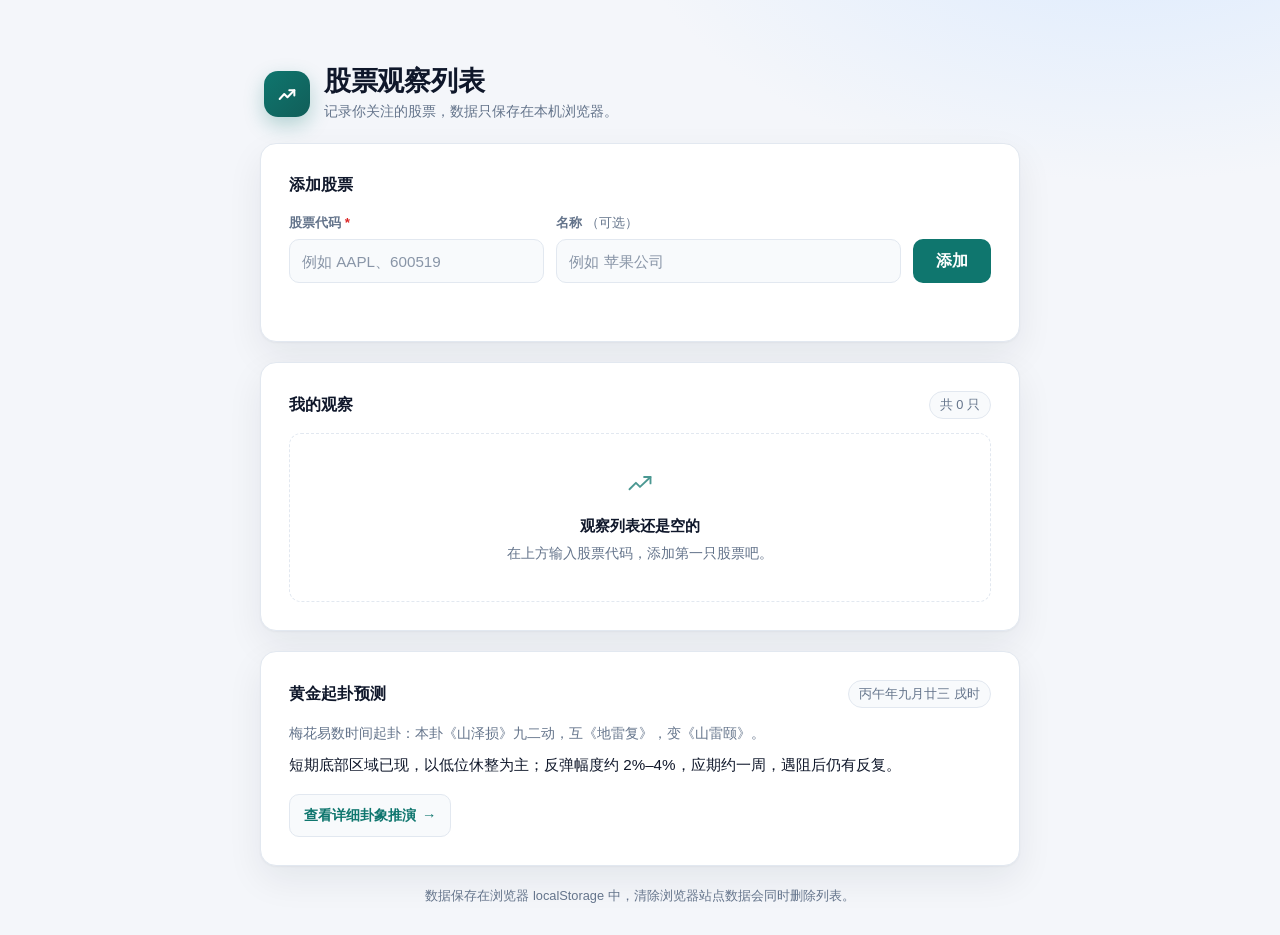
<file: index.html>
<!doctype html>
<html lang="zh-CN">
  <head>
    <meta charset="utf-8">
    <meta name="viewport" content="width=device-width, initial-scale=1">
    <meta name="description" content="一个简单的股票观察列表：添加、删除股票，数据只保存在本地浏览器。">
    <meta name="color-scheme" content="light dark">
    <title>股票观察列表</title>
    <link rel="icon" type="image/svg+xml" href="assets/favicon.svg">
    <link rel="stylesheet" href="assets/styles.css">
    <script src="assets/app.js" defer></script>
  </head>
  <body>
    <main class="app">
      <header class="app__header">
        <div class="brand">
          <span class="brand__icon" aria-hidden="true">
            <svg viewBox="0 0 24 24" width="22" height="22" fill="none" stroke="currentColor" stroke-width="2.2" stroke-linecap="round" stroke-linejoin="round">
              <path d="M4 17.5 9 12l3.5 3.5L20 8"></path>
              <path d="M14.5 8H20v5.5"></path>
            </svg>
          </span>
          <div class="brand__text">
            <h1>股票观察列表</h1>
            <p class="app__tagline">记录你关注的股票，数据只保存在本机浏览器。</p>
          </div>
        </div>
      </header>

      <p id="storage-warning" class="banner" role="alert" hidden>
        当前浏览器无法使用本地存储，列表在刷新后会丢失。
      </p>
      <noscript>
        <p class="banner">此页面需要启用 JavaScript 才能添加和管理股票。</p>
      </noscript>

      <section class="panel" aria-labelledby="add-title">
        <h2 id="add-title" class="panel__title">添加股票</h2>
        <form id="add-form" class="add-form" novalidate>
          <div class="field">
            <label for="stock-code">股票代码 <span class="req" aria-hidden="true">*</span></label>
            <input
              id="stock-code"
              name="code"
              type="text"
              placeholder="例如 AAPL、600519"
              autocomplete="off"
              autocapitalize="characters"
              spellcheck="false"
              maxlength="20"
              required
              aria-describedby="form-message"
            >
          </div>
          <div class="field">
            <label for="stock-name">名称 <span class="optional">（可选）</span></label>
            <input
              id="stock-name"
              name="name"
              type="text"
              placeholder="例如 苹果公司"
              autocomplete="off"
              maxlength="40"
              aria-describedby="form-message"
            >
          </div>
          <button type="submit" class="btn btn--primary">添加</button>
        </form>
        <p id="form-message" class="form-message" role="status" aria-live="polite"></p>
      </section>

      <section class="panel" aria-labelledby="list-title">
        <div class="list-header">
          <h2 id="list-title" class="panel__title">我的观察</h2>
          <span id="count" class="count">共 0 只</span>
        </div>

        <ul id="watchlist" class="watchlist" aria-labelledby="list-title"></ul>

        <div id="empty-state" class="empty-state">
          <svg class="empty-state__icon" viewBox="0 0 24 24" width="28" height="28" fill="none" stroke="currentColor" stroke-width="1.6" stroke-linecap="round" stroke-linejoin="round" aria-hidden="true">
            <path d="M3 16.5 8.5 11l3.5 3.5L21 6"></path>
            <path d="M15.5 6H21v5.5"></path>
          </svg>
          <p class="empty-state__title">观察列表还是空的</p>
          <p class="empty-state__hint">在上方输入股票代码，添加第一只股票吧。</p>
        </div>
      </section>

      <section class="panel forecast" aria-labelledby="forecast-title">
        <div class="list-header">
          <h2 id="forecast-title" class="panel__title">黄金起卦预测</h2>
          <span class="count">丙午年九月廿三 戌时</span>
        </div>
        <p class="forecast__lead">梅花易数时间起卦：本卦《山泽损》九二动，互《地雷复》，变《山雷颐》。</p>
        <p class="forecast__verdict">短期底部区域已现，以低位休整为主；反弹幅度约 2%–4%，应期约一周，遇阻后仍有反复。</p>
        <a class="link-arrow" href="divination.html">查看详细卦象推演 <span aria-hidden="true">→</span></a>
      </section>

      <footer class="app__footer">
        <p>数据保存在浏览器 localStorage 中，清除浏览器站点数据会同时删除列表。</p>
      </footer>
    </main>
  </body>
</html>
</file>
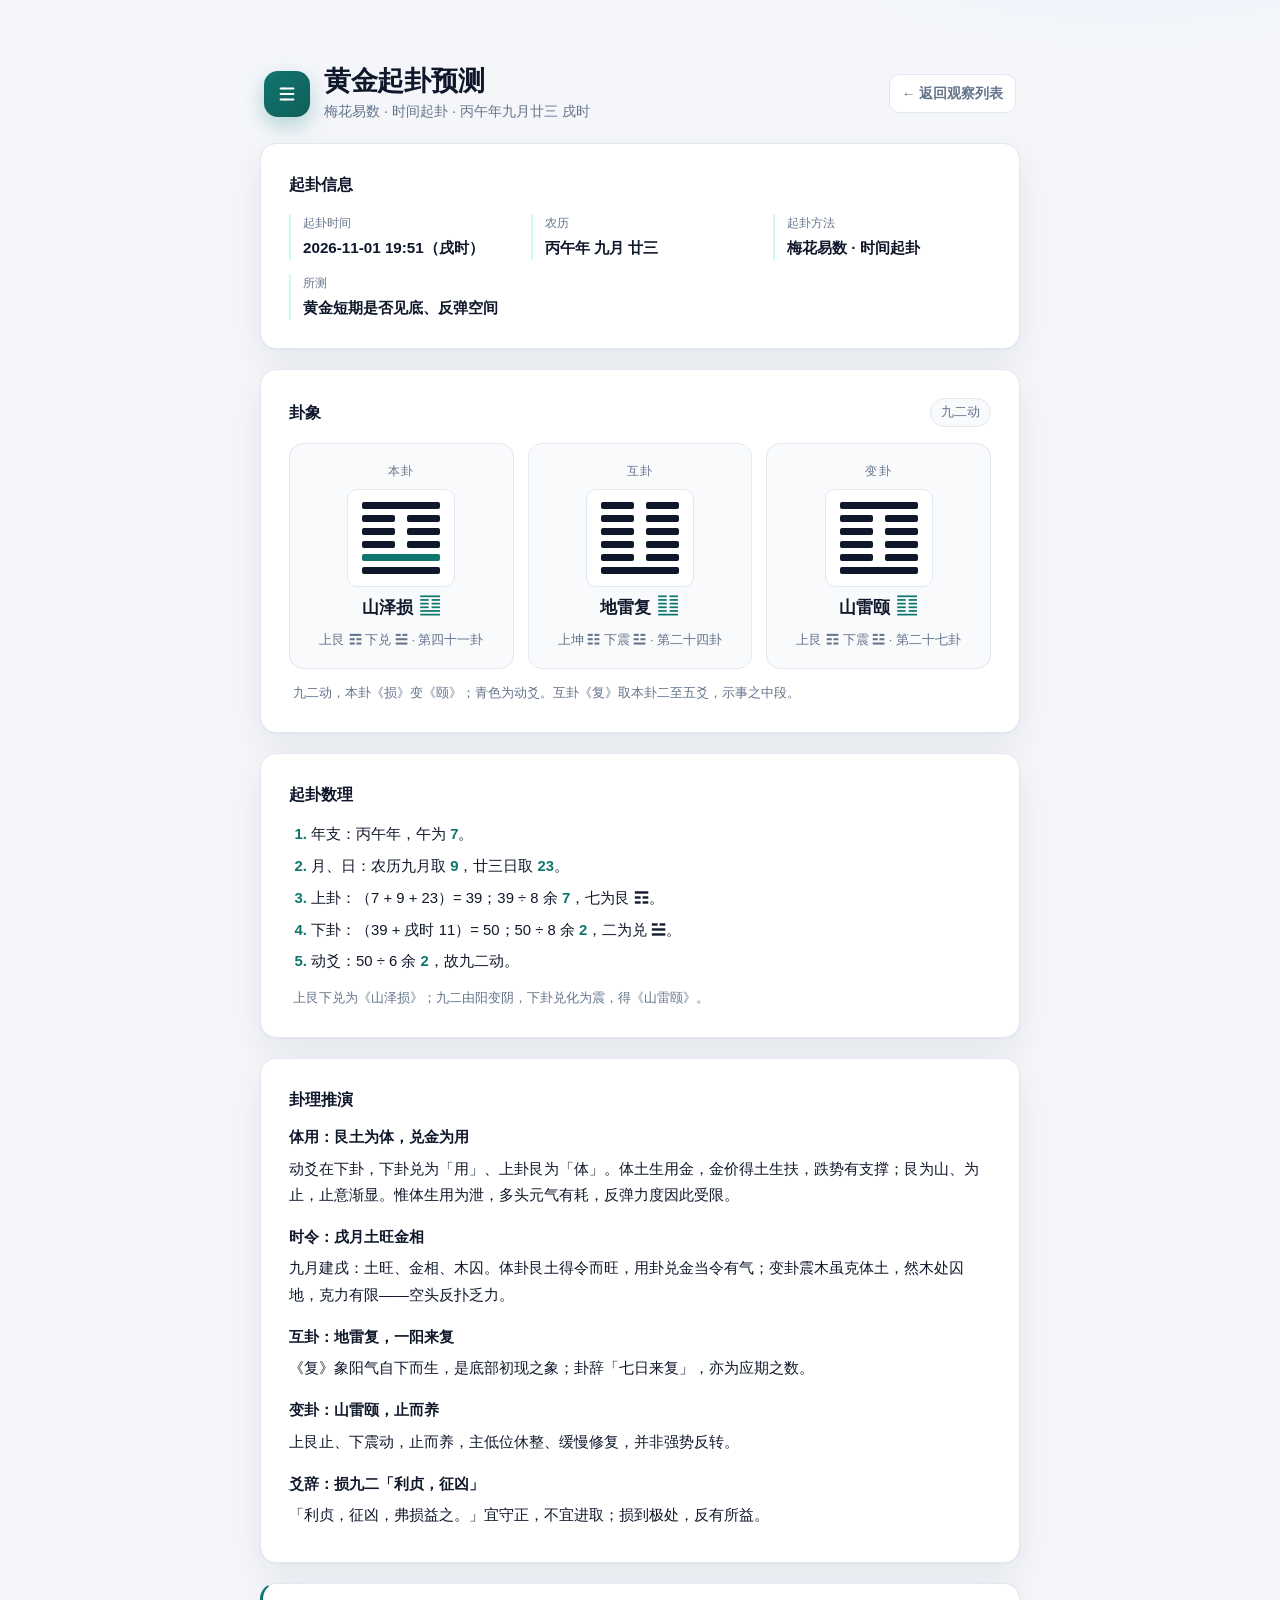
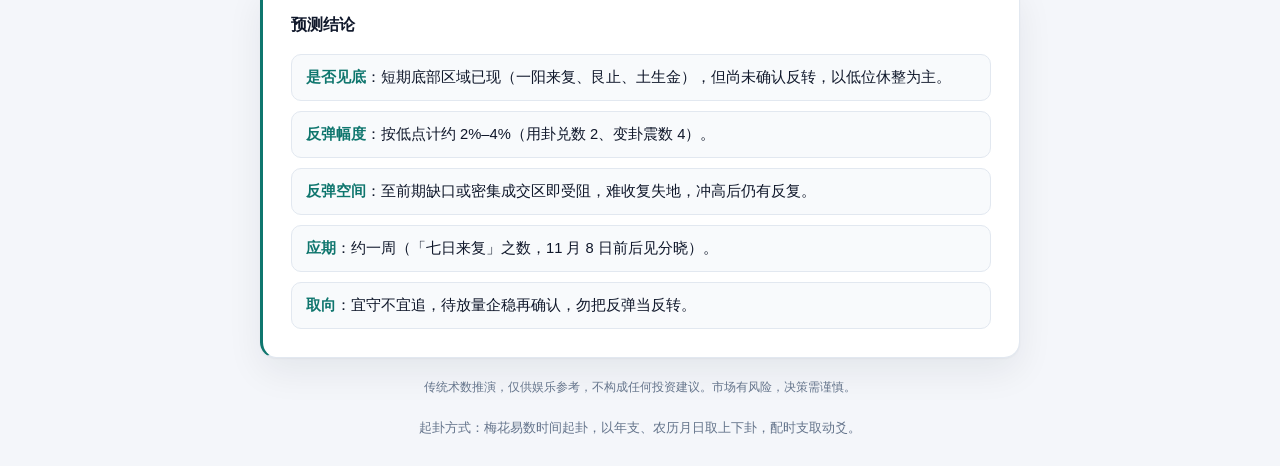
<file: divination.html>
<!doctype html>
<html lang="zh-CN">
  <head>
    <meta charset="utf-8">
    <meta name="viewport" content="width=device-width, initial-scale=1">
    <meta name="description" content="2026 年 11 月 1 日戌时以梅花易数时间起卦，推演黄金短期是否见底与反弹空间。传统术数参考，不构成投资建议。">
    <meta name="color-scheme" content="light dark">
    <title>黄金起卦预测 · 梅花易数</title>
    <link rel="icon" type="image/svg+xml" href="assets/favicon.svg">
    <link rel="stylesheet" href="assets/styles.css">
    <link rel="stylesheet" href="assets/divination.css">
  </head>
  <body>
    <main class="app">
      <header class="app__header">
        <div class="brand">
          <span class="brand__icon" aria-hidden="true">
            <svg viewBox="0 0 24 24" width="22" height="22" fill="none" stroke="currentColor" stroke-width="2.2" stroke-linecap="round" stroke-linejoin="round">
              <path d="M5 6h14M5 12h14M5 18h14"></path>
              <path d="M9 6v0M15 12v0M10 18v0"></path>
            </svg>
          </span>
          <div class="brand__text">
            <h1>黄金起卦预测</h1>
            <p class="app__tagline">梅花易数 · 时间起卦 · 丙午年九月廿三 戌时</p>
          </div>
          <a class="brand__link" href="index.html">← 返回观察列表</a>
        </div>
      </header>

      <section class="panel" aria-labelledby="cast-title">
        <h2 id="cast-title" class="panel__title">起卦信息</h2>
        <dl class="meta">
          <div>
            <dt>起卦时间</dt>
            <dd>2026-11-01 19:51（戌时）</dd>
          </div>
          <div>
            <dt>农历</dt>
            <dd>丙午年 九月 廿三</dd>
          </div>
          <div>
            <dt>起卦方法</dt>
            <dd>梅花易数 · 时间起卦</dd>
          </div>
          <div>
            <dt>所测</dt>
            <dd>黄金短期是否见底、反弹空间</dd>
          </div>
        </dl>
      </section>

      <section class="panel" aria-labelledby="hex-title">
        <div class="list-header">
          <h2 id="hex-title" class="panel__title">卦象</h2>
          <span class="count">九二动</span>
        </div>
        <div class="gua-grid">
          <article class="gua-card">
            <p class="gua-card__label">本卦</p>
            <div class="gua-lines" role="img" aria-label="本卦山泽损，自上而下：上九阳、六五阴、六四阴、六三阴、九二阳（动爻）、初九阳">
              <span class="yao yao--yang" aria-hidden="true"></span>
              <span class="yao yao--yin" aria-hidden="true"><i></i><i></i></span>
              <span class="yao yao--yin" aria-hidden="true"><i></i><i></i></span>
              <span class="yao yao--yin" aria-hidden="true"><i></i><i></i></span>
              <span class="yao yao--yang yao--moving" aria-hidden="true"></span>
              <span class="yao yao--yang" aria-hidden="true"></span>
            </div>
            <h3 class="gua-card__name">山泽损 <span class="gua-card__seq" aria-hidden="true">䷨</span></h3>
            <p class="gua-card__meta">上艮 ☶ 下兑 ☱ · 第四十一卦</p>
          </article>

          <article class="gua-card">
            <p class="gua-card__label">互卦</p>
            <div class="gua-lines" role="img" aria-label="互卦地雷复，自上而下：上六阴、六五阴、六四阴、六三阴、六二阴、初九阳">
              <span class="yao yao--yin" aria-hidden="true"><i></i><i></i></span>
              <span class="yao yao--yin" aria-hidden="true"><i></i><i></i></span>
              <span class="yao yao--yin" aria-hidden="true"><i></i><i></i></span>
              <span class="yao yao--yin" aria-hidden="true"><i></i><i></i></span>
              <span class="yao yao--yin" aria-hidden="true"><i></i><i></i></span>
              <span class="yao yao--yang" aria-hidden="true"></span>
            </div>
            <h3 class="gua-card__name">地雷复 <span class="gua-card__seq" aria-hidden="true">䷗</span></h3>
            <p class="gua-card__meta">上坤 ☷ 下震 ☳ · 第二十四卦</p>
          </article>

          <article class="gua-card">
            <p class="gua-card__label">变卦</p>
            <div class="gua-lines" role="img" aria-label="变卦山雷颐，自上而下：上九阳、六五阴、六四阴、六三阴、六二阴、初九阳">
              <span class="yao yao--yang" aria-hidden="true"></span>
              <span class="yao yao--yin" aria-hidden="true"><i></i><i></i></span>
              <span class="yao yao--yin" aria-hidden="true"><i></i><i></i></span>
              <span class="yao yao--yin" aria-hidden="true"><i></i><i></i></span>
              <span class="yao yao--yin" aria-hidden="true"><i></i><i></i></span>
              <span class="yao yao--yang" aria-hidden="true"></span>
            </div>
            <h3 class="gua-card__name">山雷颐 <span class="gua-card__seq" aria-hidden="true">䷚</span></h3>
            <p class="gua-card__meta">上艮 ☶ 下震 ☳ · 第二十七卦</p>
          </article>
        </div>
        <p class="gua-note">九二动，本卦《损》变《颐》；青色为动爻。互卦《复》取本卦二至五爻，示事之中段。</p>
      </section>

      <section class="panel" aria-labelledby="math-title">
        <h2 id="math-title" class="panel__title">起卦数理</h2>
        <ol class="steps">
          <li>年支：丙午年，午为 <strong>7</strong>。</li>
          <li>月、日：农历九月取 <strong>9</strong>，廿三日取 <strong>23</strong>。</li>
          <li>上卦：（7 + 9 + 23）= 39；39 ÷ 8 余 <strong>7</strong>，七为艮 ☶。</li>
          <li>下卦：（39 + 戌时 11）= 50；50 ÷ 8 余 <strong>2</strong>，二为兑 ☱。</li>
          <li>动爻：50 ÷ 6 余 <strong>2</strong>，故九二动。</li>
        </ol>
        <p class="gua-note">上艮下兑为《山泽损》；九二由阳变阴，下卦兑化为震，得《山雷颐》。</p>
      </section>

      <section class="panel" aria-labelledby="read-title">
        <h2 id="read-title" class="panel__title">卦理推演</h2>
        <div class="prose">
          <h3>体用：艮土为体，兑金为用</h3>
          <p>动爻在下卦，下卦兑为「用」、上卦艮为「体」。体土生用金，金价得土生扶，跌势有支撑；艮为山、为止，止意渐显。惟体生用为泄，多头元气有耗，反弹力度因此受限。</p>

          <h3>时令：戌月土旺金相</h3>
          <p>九月建戌：土旺、金相、木囚。体卦艮土得令而旺，用卦兑金当令有气；变卦震木虽克体土，然木处囚地，克力有限——空头反扑乏力。</p>

          <h3>互卦：地雷复，一阳来复</h3>
          <p>《复》象阳气自下而生，是底部初现之象；卦辞「七日来复」，亦为应期之数。</p>

          <h3>变卦：山雷颐，止而养</h3>
          <p>上艮止、下震动，止而养，主低位休整、缓慢修复，并非强势反转。</p>

          <h3>爻辞：损九二「利贞，征凶」</h3>
          <p>「利贞，征凶，弗损益之。」宜守正，不宜进取；损到极处，反有所益。</p>
        </div>
      </section>

      <section class="panel panel--verdict" aria-labelledby="verdict-title">
        <h2 id="verdict-title" class="panel__title">预测结论</h2>
        <ul class="verdict">
          <li><strong>是否见底</strong>：短期底部区域已现（一阳来复、艮止、土生金），但尚未确认反转，以低位休整为主。</li>
          <li><strong>反弹幅度</strong>：按低点计约 2%–4%（用卦兑数 2、变卦震数 4）。</li>
          <li><strong>反弹空间</strong>：至前期缺口或密集成交区即受阻，难收复失地，冲高后仍有反复。</li>
          <li><strong>应期</strong>：约一周（「七日来复」之数，11 月 8 日前后见分晓）。</li>
          <li><strong>取向</strong>：宜守不宜追，待放量企稳再确认，勿把反弹当反转。</li>
        </ul>
      </section>

      <p class="disclaimer">传统术数推演，仅供娱乐参考，不构成任何投资建议。市场有风险，决策需谨慎。</p>

      <footer class="app__footer">
        <p>起卦方式：梅花易数时间起卦，以年支、农历月日取上下卦，配时支取动爻。</p>
      </footer>
    </main>
  </body>
</html>
</file>
<file: assets/styles.css>
:root {
  color-scheme: light dark;
  --bg: #f4f6fa;
  --bg-glow: #dbeafe;
  --surface: #ffffff;
  --surface-soft: #f8fafc;
  --text: #0f172a;
  --text-muted: #64748b;
  --border: #e2e8f0;
  --accent: #0f766e;
  --accent-hover: #115e59;
  --accent-contrast: #ffffff;
  --accent-soft: #ccfbf1;
  --danger: #dc2626;
  --danger-soft: #fee2e2;
  --shadow: 0 1px 2px rgba(15, 23, 42, 0.04), 0 14px 36px rgba(15, 23, 42, 0.07);
  --radius: 16px;
}

@media (prefers-color-scheme: dark) {
  :root {
    --bg: #0b1120;
    --bg-glow: #14213d;
    --surface: #111a2c;
    --surface-soft: #162033;
    --text: #e2e8f0;
    --text-muted: #94a3b8;
    --border: #243147;
    --accent: #2dd4bf;
    --accent-hover: #5eead4;
    --accent-contrast: #04211d;
    --accent-soft: rgba(45, 212, 191, 0.14);
    --danger: #f87171;
    --danger-soft: rgba(248, 113, 113, 0.14);
    --shadow: 0 1px 2px rgba(0, 0, 0, 0.3), 0 18px 44px rgba(0, 0, 0, 0.38);
  }
}

*,
*::before,
*::after {
  box-sizing: border-box;
}

body {
  margin: 0;
  min-height: 100vh;
  font-family: -apple-system, BlinkMacSystemFont, "Segoe UI", "PingFang SC", "Hiragino Sans GB",
    "Microsoft YaHei", sans-serif;
  background:
    radial-gradient(720px 420px at 88% -12%, var(--bg-glow), transparent 70%),
    var(--bg);
  color: var(--text);
  line-height: 1.6;
  -webkit-font-smoothing: antialiased;
}

.app {
  width: min(100% - 32px, 760px);
  margin: 0 auto;
  padding: clamp(32px, 6vw, 64px) 0 28px;
  display: flex;
  flex-direction: column;
  gap: 20px;
}

.app__header {
  padding: 0 4px;
}

.brand {
  display: flex;
  align-items: center;
  gap: 14px;
}

.brand__icon {
  flex: none;
  display: grid;
  place-items: center;
  width: 46px;
  height: 46px;
  border-radius: 14px;
  color: var(--accent-contrast);
  background: linear-gradient(135deg, var(--accent), var(--accent-hover));
  box-shadow: 0 8px 20px rgba(15, 118, 110, 0.28);
}

@media (prefers-color-scheme: dark) {
  .brand__icon {
    color: #04211d;
    box-shadow: 0 8px 22px rgba(45, 212, 191, 0.18);
  }
}

.brand__text h1 {
  margin: 0;
  font-size: clamp(1.4rem, 4vw, 1.7rem);
  line-height: 1.25;
  letter-spacing: -0.01em;
}

.app__tagline {
  margin: 2px 0 0;
  font-size: 0.9rem;
  color: var(--text-muted);
}

.banner {
  margin: 0;
  padding: 10px 14px;
  border: 1px solid var(--danger);
  border-radius: 10px;
  background: var(--danger-soft);
  color: var(--danger);
  font-size: 0.875rem;
}

.panel {
  padding: clamp(20px, 4vw, 28px);
  border: 1px solid var(--border);
  border-radius: var(--radius);
  background: var(--surface);
  box-shadow: var(--shadow);
}

.panel__title {
  margin: 0;
  font-size: 1rem;
  font-weight: 700;
  letter-spacing: 0.01em;
}

.add-form {
  display: grid;
  grid-template-columns: minmax(0, 1fr) minmax(0, 1.35fr) auto;
  gap: 12px;
  align-items: end;
  margin-top: 14px;
}

.field {
  display: flex;
  flex-direction: column;
  gap: 6px;
  min-width: 0;
}

.field label {
  font-size: 0.84rem;
  font-weight: 600;
  color: var(--text-muted);
}

.req {
  color: var(--danger);
}

.optional {
  font-weight: 400;
}

input {
  width: 100%;
  height: 44px;
  padding: 0 12px;
  border: 1px solid var(--border);
  border-radius: 10px;
  background: var(--surface-soft);
  color: var(--text);
  font: inherit;
  font-size: 0.95rem;
  transition: border-color 0.15s ease, box-shadow 0.15s ease, background-color 0.15s ease;
}

input::placeholder {
  color: var(--text-muted);
  opacity: 0.75;
}

input:focus {
  outline: none;
  border-color: var(--accent);
  background: var(--surface);
  box-shadow: 0 0 0 3px var(--accent-soft);
}

.btn {
  height: 44px;
  padding: 0 22px;
  border: 1px solid transparent;
  border-radius: 10px;
  font: inherit;
  font-weight: 600;
  cursor: pointer;
  transition: background-color 0.15s ease, transform 0.06s ease;
}

.btn:active {
  transform: translateY(1px);
}

.btn--primary {
  background: var(--accent);
  color: var(--accent-contrast);
}

.btn--primary:hover {
  background: var(--accent-hover);
}

:focus-visible {
  outline: 2px solid var(--accent);
  outline-offset: 2px;
}

.form-message {
  min-height: 1.4em;
  margin: 10px 2px 0;
  font-size: 0.875rem;
  color: var(--text-muted);
}

.form-message[data-state="error"] {
  color: var(--danger);
}

.form-message[data-state="success"] {
  color: var(--accent);
}

.list-header {
  display: flex;
  align-items: center;
  justify-content: space-between;
  gap: 12px;
  margin-bottom: 14px;
}

.count {
  flex: none;
  padding: 3px 10px;
  border: 1px solid var(--border);
  border-radius: 999px;
  background: var(--surface-soft);
  color: var(--text-muted);
  font-size: 0.8rem;
}

.watchlist {
  display: flex;
  flex-direction: column;
  gap: 8px;
  margin: 0;
  padding: 0;
  list-style: none;
}

.watchlist__item {
  display: flex;
  align-items: center;
  gap: 12px;
  padding: 11px 14px;
  border: 1px solid var(--border);
  border-radius: 12px;
  background: var(--surface-soft);
  transition: border-color 0.15s ease, background-color 0.15s ease;
}

.watchlist__item:hover {
  border-color: color-mix(in srgb, var(--accent) 45%, var(--border));
  background: var(--surface);
}

.watchlist__main {
  display: flex;
  align-items: baseline;
  gap: 10px;
  flex: 1;
  min-width: 0;
}

.watchlist__code {
  flex: none;
  padding: 2px 8px;
  border-radius: 7px;
  background: var(--accent-soft);
  color: var(--accent);
  font-family: ui-monospace, SFMono-Regular, Menlo, Consolas, monospace;
  font-size: 0.9rem;
  font-weight: 700;
  letter-spacing: 0.02em;
}

.watchlist__name {
  overflow: hidden;
  color: var(--text-muted);
  font-size: 0.9rem;
  text-overflow: ellipsis;
  white-space: nowrap;
}

.watchlist__delete {
  flex: none;
  padding: 6px 10px;
  border: 0;
  border-radius: 8px;
  background: transparent;
  color: var(--text-muted);
  font: inherit;
  font-size: 0.84rem;
  cursor: pointer;
  transition: background-color 0.15s ease, color 0.15s ease;
}

.watchlist__delete:hover {
  background: var(--danger-soft);
  color: var(--danger);
}

.empty-state {
  padding: 36px 20px;
  border: 1.5px dashed var(--border);
  border-radius: 12px;
  color: var(--text-muted);
  text-align: center;
}

.empty-state__icon {
  margin-bottom: 8px;
  color: var(--accent);
  opacity: 0.75;
}

.empty-state__title {
  margin: 0 0 4px;
  color: var(--text);
  font-size: 0.95rem;
  font-weight: 600;
}

.empty-state__hint {
  margin: 0;
  font-size: 0.875rem;
}

.app__footer {
  padding: 0 4px;
  color: var(--text-muted);
  font-size: 0.8rem;
  text-align: center;
}

.app__footer p {
  margin: 0;
}

[hidden] {
  display: none !important;
}

@media (max-width: 640px) {
  .app {
    width: min(100% - 24px, 760px);
    padding-top: 28px;
  }

  .add-form {
    grid-template-columns: 1fr;
  }

  .btn--primary {
    width: 100%;
  }

  .watchlist__main {
    flex-direction: column;
    align-items: flex-start;
    gap: 3px;
  }

  .watchlist__name {
    white-space: normal;
  }
}

@media (prefers-reduced-motion: reduce) {
  *,
  *::before,
  *::after {
    transition-duration: 0.01ms !important;
  }
}

/* 页面左上角的返回链接 */
.brand__link {
  display: inline-flex;
  align-items: center;
  justify-content: center;
  gap: 4px;
  flex: none;
  align-self: center;
  margin-left: auto;
  padding: 8px 12px;
  border: 1px solid var(--border);
  border-radius: 10px;
  background: var(--surface);
  color: var(--text-muted);
  font-size: 0.85rem;
  font-weight: 600;
  text-decoration: none;
  transition: border-color 0.15s ease, color 0.15s ease, background-color 0.15s ease;
}

.brand__link:hover {
  border-color: var(--accent);
  background: var(--accent-soft);
  color: var(--accent);
}

/* 观察列表页的起卦预测入口 */
.forecast__lead {
  margin: 14px 0 0;
  font-size: 0.88rem;
  color: var(--text-muted);
}

.forecast__verdict {
  margin: 8px 0 16px;
  font-size: 0.95rem;
  line-height: 1.7;
}

.link-arrow {
  display: inline-flex;
  align-items: center;
  gap: 6px;
  padding: 9px 14px;
  border: 1px solid var(--border);
  border-radius: 10px;
  background: var(--surface-soft);
  color: var(--accent);
  font-size: 0.9rem;
  font-weight: 600;
  text-decoration: none;
  transition: border-color 0.15s ease, background-color 0.15s ease;
}

.link-arrow:hover {
  border-color: var(--accent);
  background: var(--accent-soft);
}

@media (max-width: 640px) {
  .brand {
    flex-wrap: wrap;
  }

  .brand__link {
    width: 100%;
    margin-left: 0;
  }
}
</file>
<file: assets/divination.css>
/* 黄金起卦预测页专用样式，复用 styles.css 中的设计变量 */

/* 起卦信息 */
.meta {
  display: grid;
  grid-template-columns: repeat(auto-fit, minmax(190px, 1fr));
  gap: 14px 24px;
  margin: 16px 0 0;
}

.meta > div {
  padding-left: 12px;
  border-left: 2px solid var(--accent-soft);
}

.meta dt {
  font-size: 0.78rem;
  color: var(--text-muted);
}

.meta dd {
  margin: 2px 0 0;
  font-size: 0.95rem;
  font-weight: 600;
}

/* 卦象 */
.gua-grid {
  display: grid;
  grid-template-columns: repeat(3, minmax(0, 1fr));
  gap: 14px;
  margin-top: 16px;
}

.gua-card {
  display: flex;
  flex-direction: column;
  align-items: center;
  gap: 8px;
  padding: 18px 14px;
  border: 1px solid var(--border);
  border-radius: 14px;
  background: var(--surface-soft);
  text-align: center;
}

.gua-card__label {
  margin: 0;
  font-size: 0.75rem;
  letter-spacing: 0.12em;
  color: var(--text-muted);
}

.gua-card__name {
  display: flex;
  align-items: center;
  gap: 6px;
  margin: 0;
  font-size: 1.05rem;
}

.gua-card__seq {
  font-size: 1.4rem;
  font-weight: 400;
  line-height: 1;
  color: var(--accent);
}

.gua-card__meta {
  margin: 0;
  font-size: 0.8rem;
  color: var(--text-muted);
}

.gua-lines {
  display: flex;
  flex-direction: column;
  gap: 6px;
  width: 108px;
  padding: 12px 14px;
  border: 1px solid var(--border);
  border-radius: 10px;
  background: var(--surface);
}

.yao {
  display: block;
  height: 7px;
  border-radius: 2px;
  background: var(--text);
}

.yao--yin {
  display: flex;
  gap: 12px;
  background: none;
}

.yao--yin i {
  flex: 1;
  height: 7px;
  border-radius: 2px;
  background: var(--text);
}

.yao--yang.yao--moving {
  background: var(--accent);
}

.yao--yin.yao--moving i {
  background: var(--accent);
}

.gua-note {
  margin: 14px 4px 0;
  font-size: 0.8rem;
  color: var(--text-muted);
}

/* 起卦数理 */
.steps {
  display: flex;
  flex-direction: column;
  gap: 8px;
  margin: 16px 0 0;
  padding-left: 22px;
  font-size: 0.93rem;
}

.steps li::marker {
  color: var(--accent);
  font-weight: 700;
}

.steps strong {
  color: var(--accent);
}

/* 卦理推演 */
.prose h3 {
  margin: 18px 0 6px;
  font-size: 0.92rem;
  font-weight: 700;
}

.prose h3:first-child {
  margin-top: 14px;
}

.prose p {
  margin: 0 0 6px;
  font-size: 0.93rem;
  line-height: 1.75;
}

/* 预测结论 */
.panel--verdict {
  border-left: 3px solid var(--accent);
}

.verdict {
  display: flex;
  flex-direction: column;
  gap: 10px;
  margin: 16px 0 0;
  padding: 0;
  list-style: none;
}

.verdict li {
  padding: 10px 14px;
  border: 1px solid var(--border);
  border-radius: 10px;
  background: var(--surface-soft);
  font-size: 0.92rem;
  line-height: 1.7;
}

.verdict strong {
  color: var(--accent);
}

.disclaimer {
  margin: 0 4px;
  font-size: 0.78rem;
  color: var(--text-muted);
  text-align: center;
}

@media (max-width: 640px) {
  .gua-grid {
    grid-template-columns: 1fr;
  }
}
</file>
